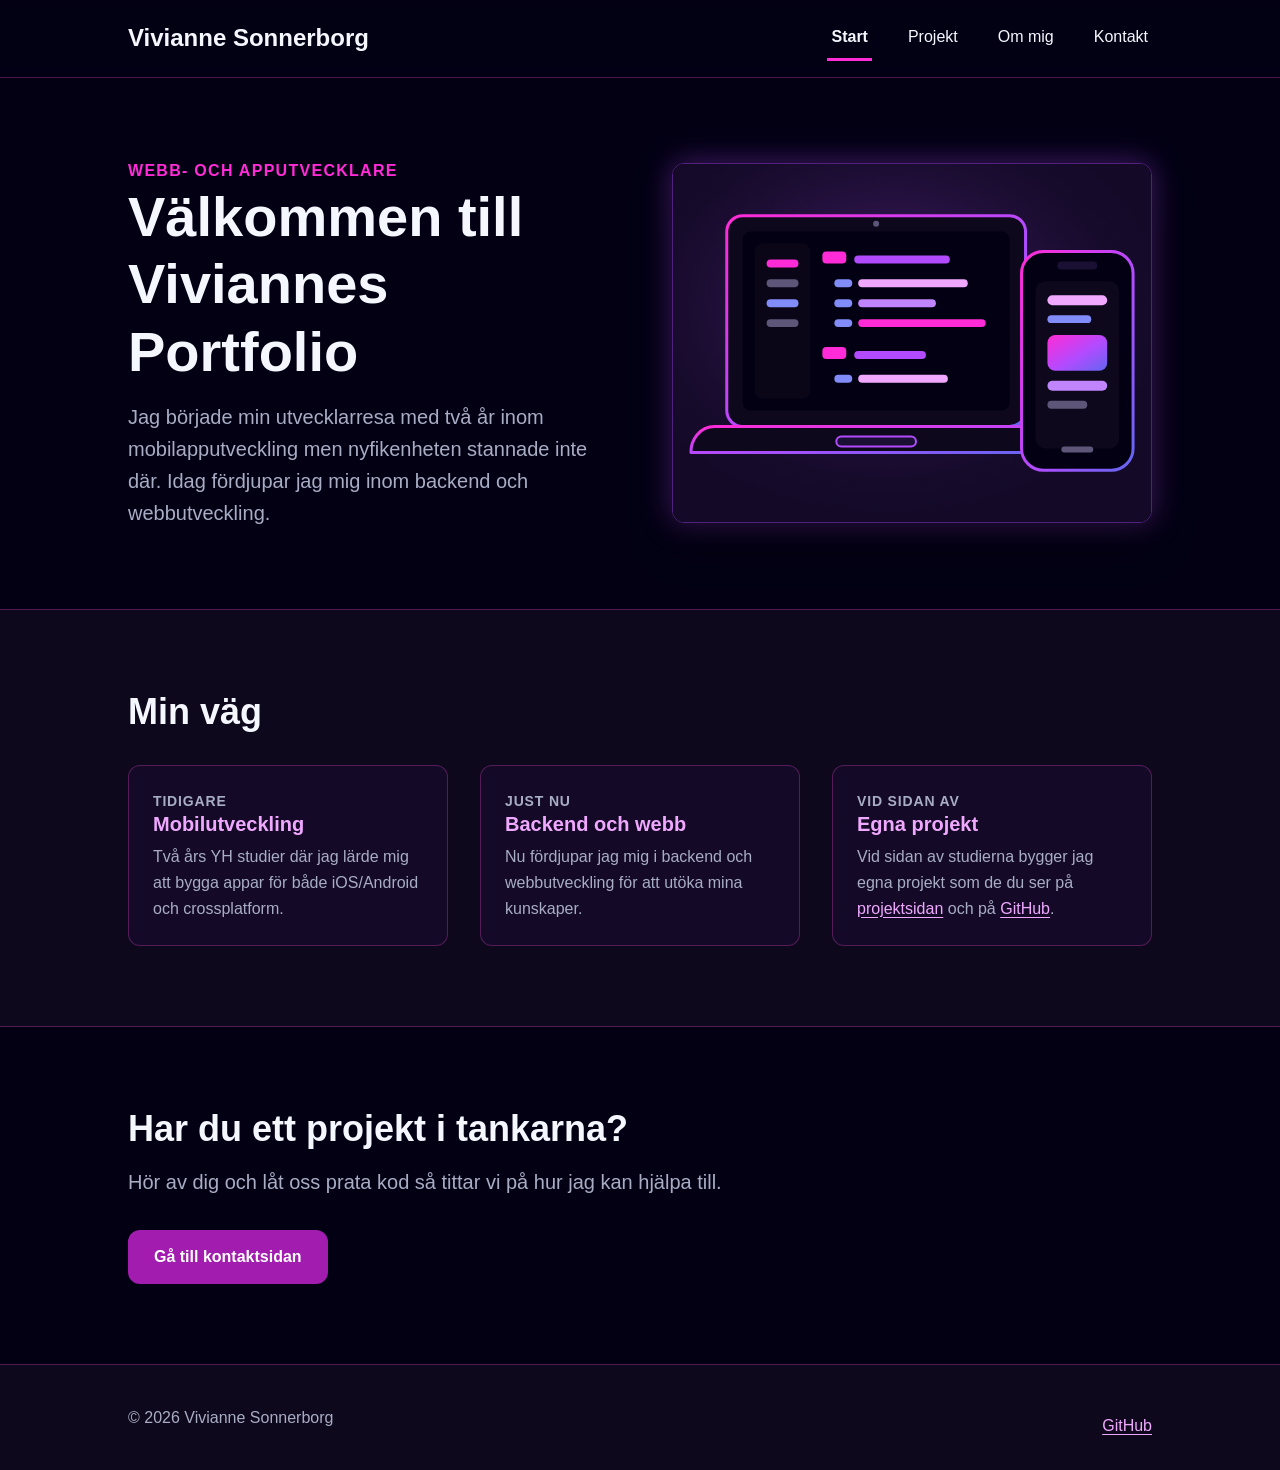
<file: index.html>
<!DOCTYPE html>
<html lang="sv">
<head>
  <meta charset="utf-8">
  <meta name="viewport" content="width=device-width, initial-scale=1">
  <title>Vivianne Sonnerborg | Webb- och apputvecklare i Göteborg</title>
  <meta name="description" content="Portfolio för Vivianne Sonnerborg, webb- och apputvecklare i Göteborg. Webbplatser, webbappar och mobilappar från design till lansering.">
  <link rel="icon" href="assets/images/favicon.svg" type="image/svg+xml">
  <!-- Fyra CSS-filer. Brytpunkter: 480, 768, 1024, 1280. Mobil-först. -->
  <link rel="stylesheet" href="css/styles.css">
</head>
<body>
  <!-- Flexbox i layout.css. Samma meny på alla sidor. -->
  <header class="site-header">
    <div class="container header-bar">
      <a class="site-logo" href="index.html">Vivianne Sonnerborg</a>
      <nav class="nav" aria-label="Huvudmeny">
        <ul class="nav-list">
          <li><a class="nav-link" href="index.html" aria-current="page">Start</a></li>
          <li><a class="nav-link" href="projects.html">Projekt</a></li>
          <li><a class="nav-link" href="about.html">Om mig</a></li>
          <li><a class="nav-link" href="contact.html">Kontakt</a></li>
        </ul>
      </nav>
    </div>
  </header>

  <main id="main">
    <!-- Flexbox i components.css. Hero blir två kolumner från 768px. -->
    <section class="section" aria-labelledby="hero-title">
      <div class="container hero">
        <div class="hero-text">
          <p class="hero-label">Webb- och apputvecklare</p>
          <!-- En h1 per sida. h2 och h3 kommer under. -->
          <h1 id="hero-title">Välkommen till Viviannes Portfolio</h1>
          <p class="lead">
            Jag började min utvecklarresa med två år inom mobilapputveckling men nyfikenheten stannade inte där. Idag fördjupar jag mig inom backend och webbutveckling.
          </p>
        </div>
        <figure class="hero-figure">
          <img
            class="hero-image"
            src="assets/images/hero.svg"
            width="480"
            height="360"
            alt="Laptop med kod i editorn och en mobil med en app bredvid">
        </figure>
      </div>
    </section>

    <section class="section alt-section" aria-labelledby="path-title">
      <div class="container">
        <!-- Flexbox. Tre kort: kolumn på mobil, rad från 768px. -->
        <h2 id="path-title">Min väg</h2>
        <div class="steps">
          <article class="card">
            <p class="step-label">Tidigare</p>
            <h3>Mobilutveckling</h3>
            <p>
              Två års YH studier där jag lärde mig att bygga appar för både iOS/Android och crossplatform.
            </p>
          </article>
          <article class="card">
            <p class="step-label">Just nu</p>
            <h3>Backend och webb</h3>
            <p>
              Nu fördjupar jag mig i backend och webbutveckling för att utöka mina kunskaper.
            </p>
          </article>
          <article class="card">
            <p class="step-label">Vid sidan av</p>
            <h3>Egna projekt</h3>
            <p>
              Vid sidan av studierna bygger jag egna projekt som de du ser på
              <a href="projects.html">projektsidan</a>
              och på
              <a href="https://github.com/Vivianne-S">GitHub</a>.
            </p>
          </article>
        </div>
      </div>
    </section>

    <section class="section" aria-labelledby="cta-title">
      <div class="container">
        <h2 id="cta-title">Har du ett projekt i tankarna?</h2>
        <p class="lead">Hör av dig och låt oss prata kod så tittar vi på hur jag kan hjälpa till.</p>
        <div class="button-group">
          <a class="button" href="contact.html">Gå till kontaktsidan</a>
        </div>
      </div>
    </section>
  </main>

  <footer class="site-footer">
    <div class="container footer-bar">
      <p>&copy; 2026 Vivianne Sonnerborg</p>
      <p>
        <a href="https://github.com/Vivianne-S">GitHub</a>
      </p>
    </div>
  </footer>
</body>
</html>
</file>
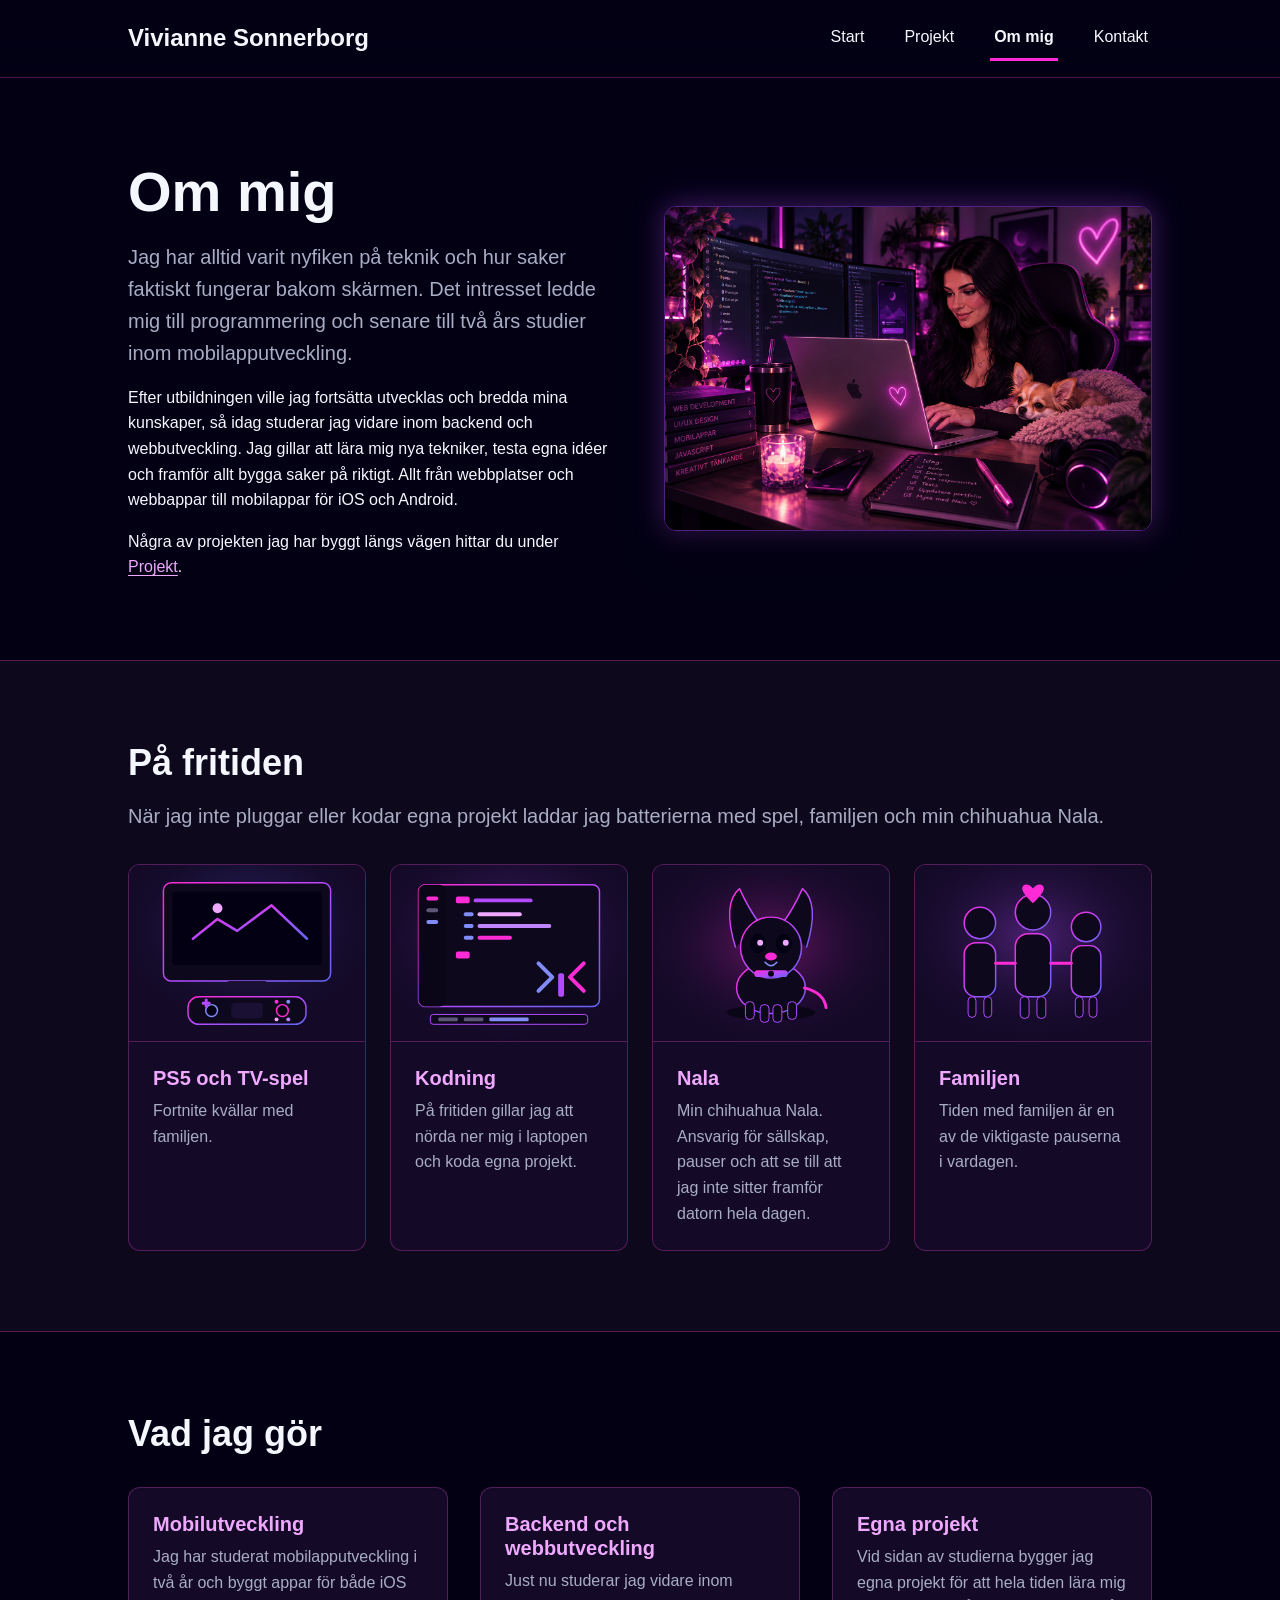
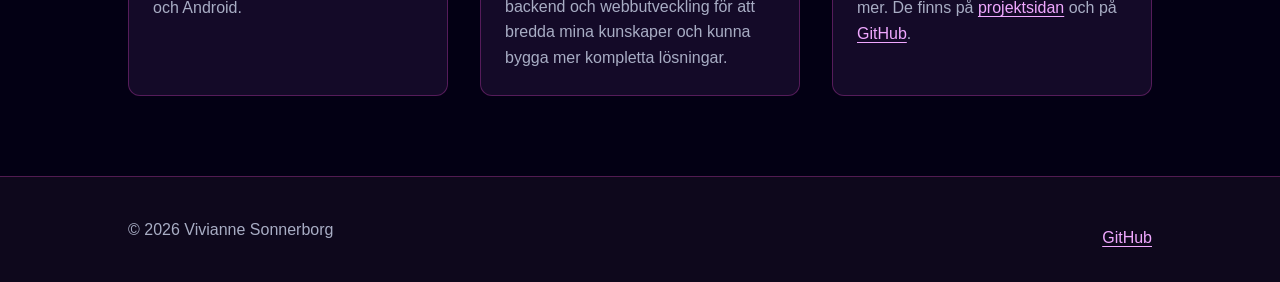
<file: about.html>
<!DOCTYPE html>
<html lang="sv">
<head>
  <meta charset="utf-8">
  <meta name="viewport" content="width=device-width, initial-scale=1">
  <title>Om mig | Vivianne Sonnerborg</title>
  <meta name="description" content="Om Vivianne Sonnerborg, webb- och apputvecklare baserad i Göteborg.">
  <link rel="icon" href="assets/images/favicon.svg" type="image/svg+xml">
  <link rel="stylesheet" href="css/styles.css">
</head>
<body>
  <header class="site-header">
    <div class="container header-bar">
      <a class="site-logo" href="index.html">Vivianne Sonnerborg</a>
      <nav class="nav" aria-label="Huvudmeny">
        <ul class="nav-list">
          <li><a class="nav-link" href="index.html">Start</a></li>
          <li><a class="nav-link" href="projects.html">Projekt</a></li>
          <li><a class="nav-link" href="about.html" aria-current="page">Om mig</a></li>
          <li><a class="nav-link" href="contact.html">Kontakt</a></li>
        </ul>
      </nav>
    </div>
  </header>

  <main id="main">
    <section class="section" aria-labelledby="about-title">
      <!-- Flexbox. Text och foto bredvid varandra från 768px. -->
      <div class="container about">
        <div class="about-text">
          <h1 id="about-title">Om mig</h1>
          <p class="lead">
            Jag har alltid varit nyfiken på teknik och hur saker faktiskt fungerar
            bakom skärmen. Det intresset ledde mig till programmering och senare
            till två års studier inom mobilapputveckling.
          </p>
          <p>
            Efter utbildningen ville jag fortsätta utvecklas och bredda mina
            kunskaper, så idag studerar jag vidare inom backend och webbutveckling.
            Jag gillar att lära mig nya tekniker, testa egna idéer och framför allt
            bygga saker på riktigt. Allt från webbplatser och webbappar till
            mobilappar för iOS och Android.
          </p>
          <p>
            Några av projekten jag har byggt längs vägen hittar du under
            <a href="projects.html">Projekt</a>.
          </p>
        </div>
        <figure class="about-figure">
          <img
            class="about-image"
            src="assets/images/vivvi-coding.png"
            width="1536"
            height="1024"
            alt="Kvinna som kodar vid en laptop, med chihuahuan Nala på en kudde bredvid">
        </figure>
      </div>
    </section>

    <section class="section alt-section" aria-labelledby="hobbies-title">
      <div class="container">
        <h2 id="hobbies-title">På fritiden</h2>
        <p class="lead">
          När jag inte pluggar eller kodar egna projekt laddar jag batterierna
          med spel, familjen och min chihuahua Nala.
        </p>
        <!-- Flexbox. Hobbykort: 1 på mobil, 2 från 480px, 4 från 1024px. -->
        <div class="hobbies">
          <article class="hobby">
            <img
              class="hobby-image"
              src="assets/images/hobby-gaming.svg"
              width="480"
              height="360"
              alt="TV-skärm med ett spel och en spelkontroll framför, i stil med PS5">
            <div class="hobby-text">
              <h3>PS5 och TV-spel</h3>
              <p>Fortnite kvällar med familjen.</p>
            </div>
          </article>
          <article class="hobby">
            <img
              class="hobby-image"
              src="assets/images/hobby-coding.svg"
              width="480"
              height="360"
              alt="Kodredigerare med färgade rader och stora kodparenteser">
            <div class="hobby-text">
              <h3>Kodning</h3>
              <p>
                På fritiden gillar jag att nörda ner mig i laptopen och koda egna projekt.
              </p>
            </div>
          </article>
          <article class="hobby">
            <img
              class="hobby-image"
              src="assets/images/hobby-nala.svg"
              width="480"
              height="360"
              alt="Chihuahuan Nala med stora öron, stor blick och ett rosa halsband">
            <div class="hobby-text">
              <h3>Nala</h3>
              <p>Min chihuahua Nala. Ansvarig för sällskap, pauser och att se till att jag inte sitter framför datorn hela dagen.</p>
            </div>
          </article>
          <article class="hobby">
            <img
              class="hobby-image"
              src="assets/images/hobby-family.svg"
              width="480"
              height="360"
              alt="Tre personer som står tillsammans och håller varandra i händerna">
            <div class="hobby-text">
              <h3>Familjen</h3>
              <p>Tiden med familjen är en av de viktigaste pauserna i vardagen.</p>
            </div>
          </article>
        </div>
      </div>
    </section>

    <section class="section" aria-labelledby="services-title">
      <div class="container">
        <h2 id="services-title">Vad jag gör</h2>
        <div class="card-list">
          <article class="card">
            <h3>Mobilutveckling</h3>
            <p>
              Jag har studerat mobilapputveckling i två år och byggt appar för både iOS och Android.
            </p>
          </article>
          <article class="card">
            <h3>Backend och webbutveckling</h3>
            <p>
              Just nu studerar jag vidare inom backend och webbutveckling för att bredda mina kunskaper och kunna bygga mer kompletta lösningar.
            </p>
          </article>
          <article class="card">
            <h3>Egna projekt</h3>
            <p>
              Vid sidan av studierna bygger jag egna projekt för att hela tiden
              lära mig mer. De finns på
              <a href="projects.html">projektsidan</a>
              och på
              <a href="https://github.com/Vivianne-S">GitHub</a>.
            </p>
          </article>
        </div>
      </div>
    </section>
  </main>

  <footer class="site-footer">
    <div class="container footer-bar">
      <p>&copy; 2026 Vivianne Sonnerborg</p>
      <p>
        <a href="https://github.com/Vivianne-S">GitHub</a>
      </p>
    </div>
  </footer>
</body>
</html>
</file>
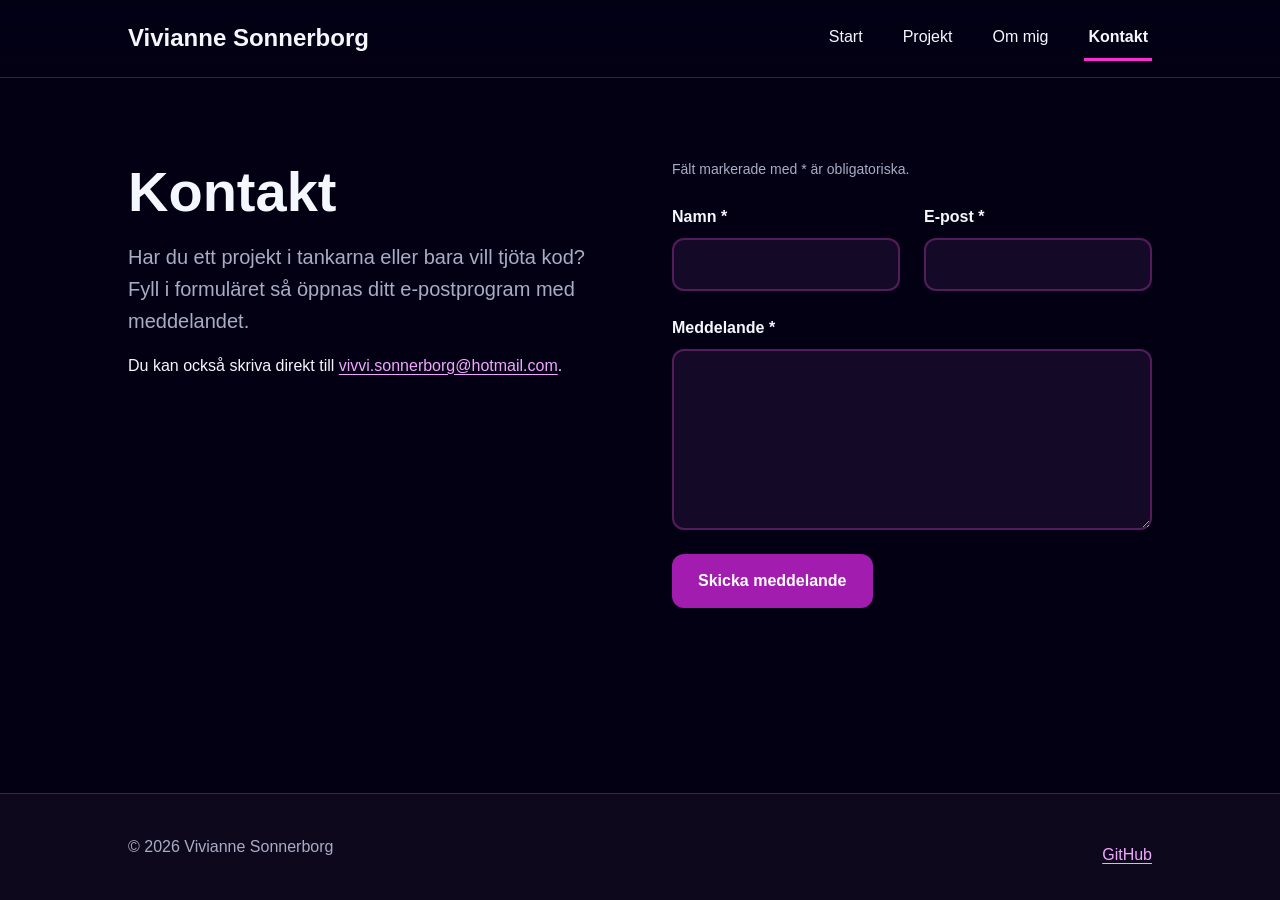
<file: contact.html>
<!DOCTYPE html>
<html lang="sv">
<head>
  <meta charset="utf-8">
  <meta name="viewport" content="width=device-width, initial-scale=1">
  <title>Kontakt | Vivianne Sonnerborg</title>
  <meta name="description" content="Kontakta Vivianne Sonnerborg om webb- eller appprojekt.">
  <link rel="icon" href="assets/images/favicon.svg" type="image/svg+xml">
  <link rel="stylesheet" href="css/styles.css">
</head>
<body>
  <header class="site-header">
    <div class="container header-bar">
      <a class="site-logo" href="index.html">Vivianne Sonnerborg</a>
      <nav class="nav" aria-label="Huvudmeny">
        <ul class="nav-list">
          <li><a class="nav-link" href="index.html">Start</a></li>
          <li><a class="nav-link" href="projects.html">Projekt</a></li>
          <li><a class="nav-link" href="about.html">Om mig</a></li>
          <li><a class="nav-link" href="contact.html" aria-current="page">Kontakt</a></li>
        </ul>
      </nav>
    </div>
  </header>

  <main id="main">
    <section class="section" aria-labelledby="contact-title">
      <!-- Flexbox. Från 768px: text till vänster, formulär till höger. -->
      <div class="container contact">
        <div class="contact-intro">
          <h1 id="contact-title">Kontakt</h1>
          <p class="lead">
            Har du ett projekt i tankarna eller bara vill tjöta kod? Fyll i
            formuläret så öppnas ditt e-postprogram med meddelandet.
          </p>
          <p>
            Du kan också skriva direkt till
            <a href="mailto:vivvi.sonnerborg@hotmail.com">vivvi.sonnerborg@hotmail.com</a>.
          </p>
        </div>

        <form
          class="form"
          action="mailto:vivvi.sonnerborg@hotmail.com"
          method="post"
          enctype="text/plain">
          <p class="form-hint">Fält markerade med * är obligatoriska.</p>

          <!-- Flexbox. Namn och e-post på samma rad från 768px. label + for/id. -->
          <div class="form-row">
            <div class="form-field">
              <label class="form-label" for="name">Namn *</label>
              <input
                class="form-input"
                id="name"
                name="Namn"
                type="text"
                autocomplete="name"
                required>
            </div>
            <div class="form-field">
              <label class="form-label" for="email">E-post *</label>
              <input
                class="form-input"
                id="email"
                name="E-post"
                type="email"
                autocomplete="email"
                required>
            </div>
          </div>

          <div class="form-field">
            <label class="form-label" for="message">Meddelande *</label>
            <textarea
              class="form-textarea"
              id="message"
              name="Meddelande"
              rows="6"
              required></textarea>
          </div>

          <div>
            <button class="button" type="submit">Skicka meddelande</button>
          </div>
        </form>
      </div>
    </section>
  </main>

  <footer class="site-footer">
    <div class="container footer-bar">
      <p>&copy; 2026 Vivianne Sonnerborg</p>
      <p>
        <a href="https://github.com/Vivianne-S">GitHub</a>
      </p>
    </div>
  </footer>
</body>
</html>
</file>
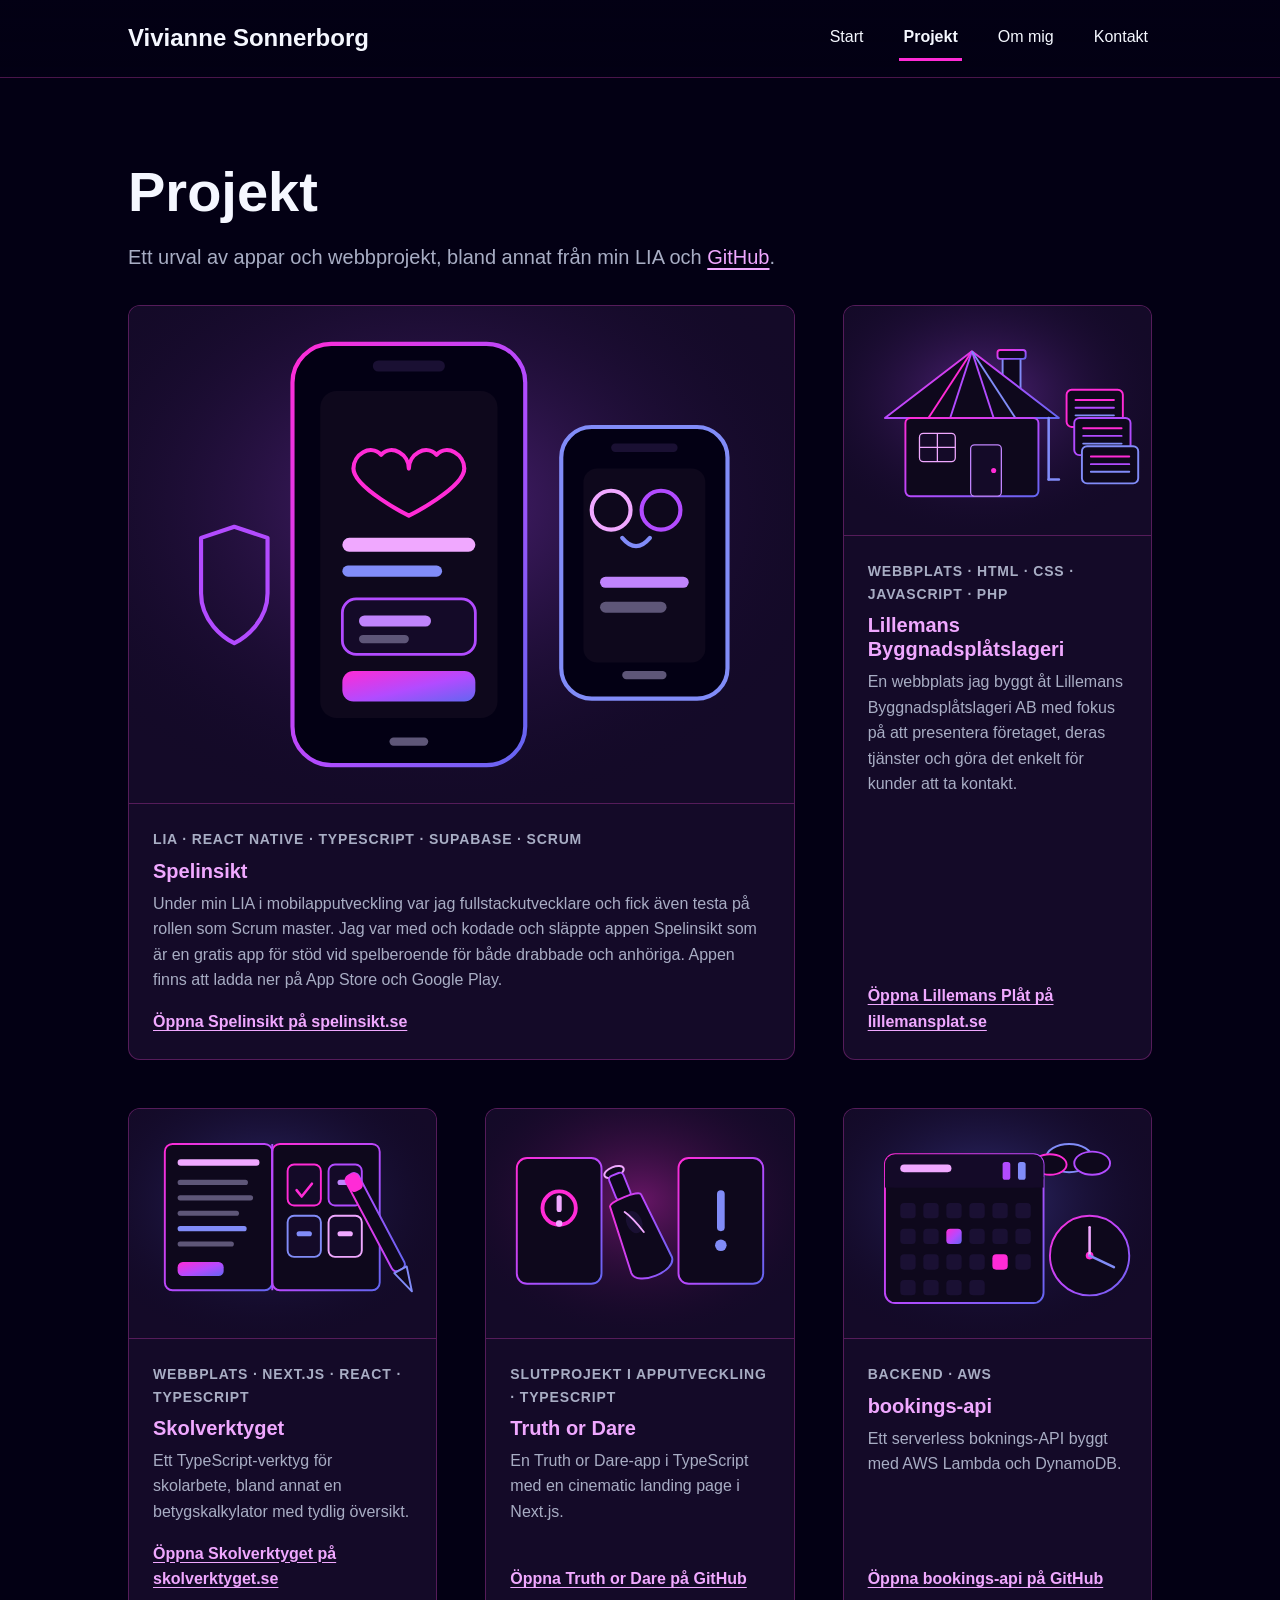
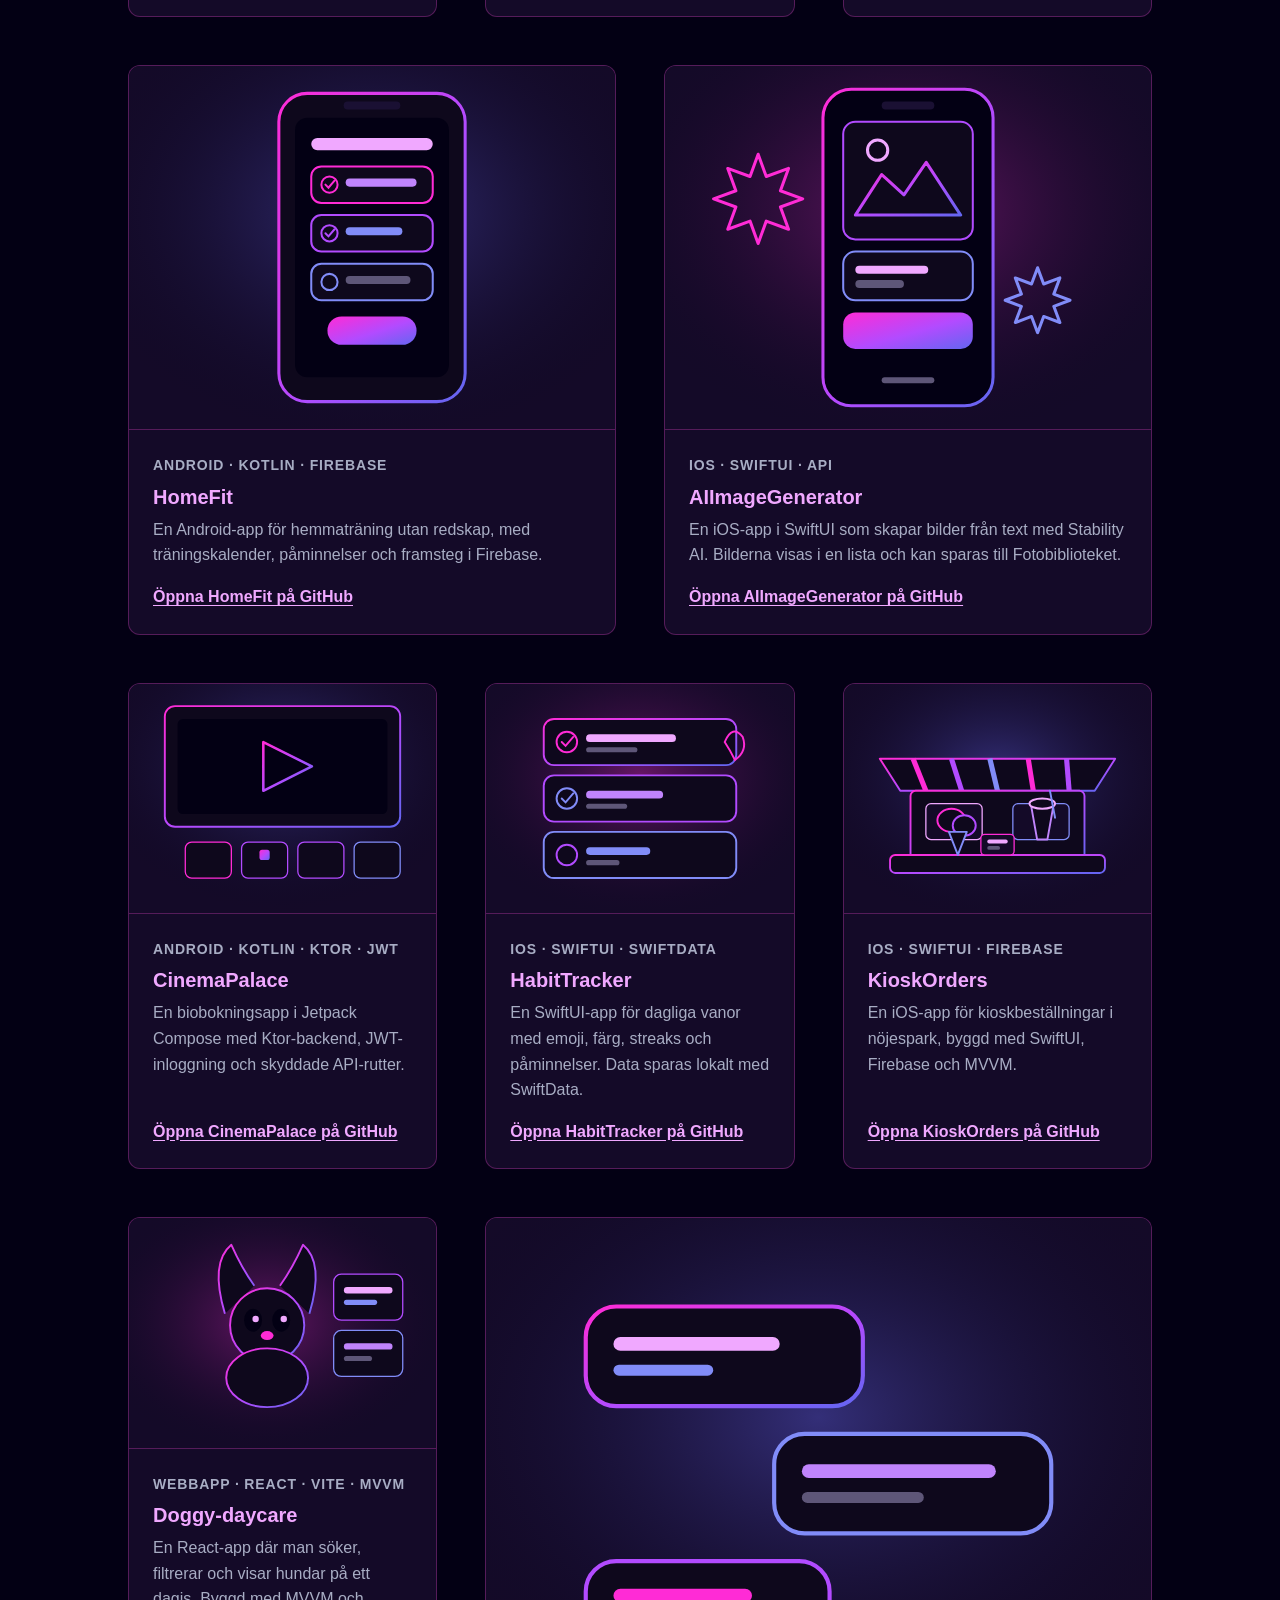
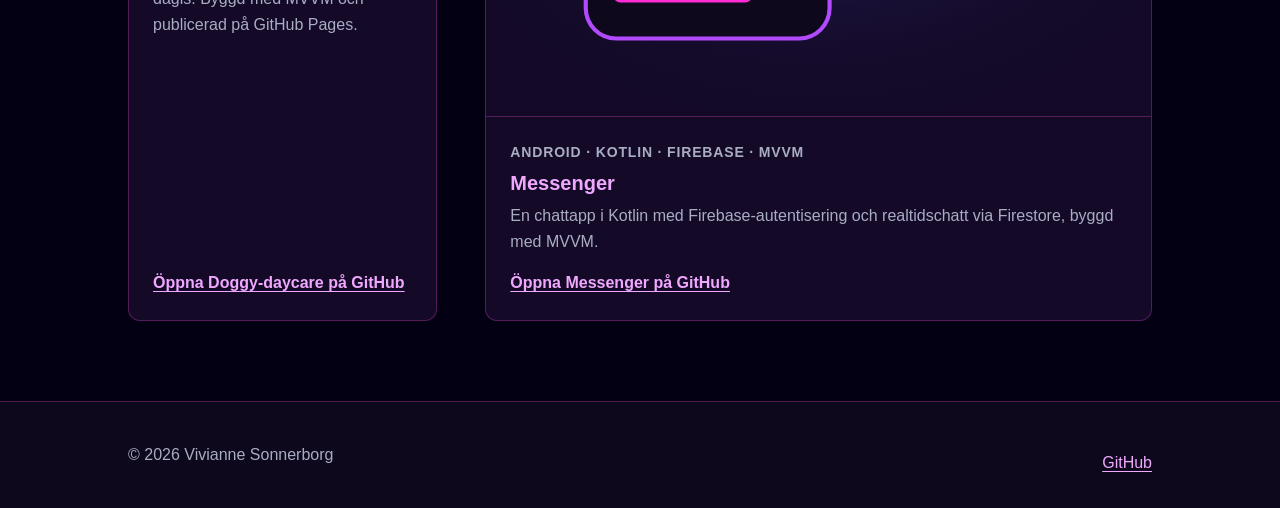
<file: projects.html>
<!DOCTYPE html>
<html lang="sv">
<head>
  <meta charset="utf-8">
  <meta name="viewport" content="width=device-width, initial-scale=1">
  <title>Projekt | Vivianne Sonnerborg</title>
  <meta name="description" content="Utvalda webb- och appprojekt av Vivianne Sonnerborg.">
  <link rel="icon" href="assets/images/favicon.svg" type="image/svg+xml">
  <!-- CSS Grid för korten ligger i components.css, class projects. -->
  <link rel="stylesheet" href="css/styles.css">
</head>
<body>
  <!-- Flexbox-meny, samma som på de andra sidorna. -->
  <header class="site-header">
    <div class="container header-bar">
      <a class="site-logo" href="index.html">Vivianne Sonnerborg</a>
      <nav class="nav" aria-label="Huvudmeny">
        <ul class="nav-list">
          <li><a class="nav-link" href="index.html">Start</a></li>
          <li><a class="nav-link" href="projects.html" aria-current="page">Projekt</a></li>
          <li><a class="nav-link" href="about.html">Om mig</a></li>
          <li><a class="nav-link" href="contact.html">Kontakt</a></li>
        </ul>
      </nav>
    </div>
  </header>

  <main id="main">
    <section class="section" aria-labelledby="projects-title">
      <div class="container">
        <!-- h1 för sidan. Varje projekt har h2. -->
        <h1 id="projects-title">Projekt</h1>
        <p class="lead">
          Ett urval av appar och webbprojekt, bland annat från min LIA och
          <a href="https://github.com/Vivianne-S">GitHub</a>.
        </p>

        <!-- CSS Grid för projektkorten. -->
        <div class="projects">
          <article class="project featured-project">
            <img
              class="project-image"
              src="assets/images/project-spelinsikt.svg"
              width="480"
              height="360"
              alt="Två mobiler: en med hjärta och stödverktyg, en med två personer för anhöriga">
            <div class="project-text">
              <p class="project-label">LIA · React Native · TypeScript · Supabase · Scrum</p>
              <h2>Spelinsikt</h2>
              <p>
                Under min LIA i mobilapputveckling var jag fullstackutvecklare
                och fick även testa på rollen som Scrum master. Jag var med och kodade och släppte appen Spelinsikt som är
                en gratis app för stöd vid spelberoende för både drabbade och
                anhöriga. Appen finns att ladda ner på App Store och Google Play.
              </p>
              <a class="project-link" href="https://spelinsikt.se/">Öppna Spelinsikt på spelinsikt.se</a>
            </div>
          </article>

          <article class="project">
            <img
              class="project-image"
              src="assets/images/project-plats.svg"
              width="480"
              height="360"
              alt="Hus med plåttak, stuprör och staplade plåtskivor">
            <div class="project-text">
              <p class="project-label">Webbplats · HTML · CSS · JavaScript · PHP</p>
              <h2>Lillemans Byggnadsplåtslageri</h2>
              <p>
                En webbplats jag byggt åt Lillemans Byggnadsplåtslageri AB med fokus på att presentera företaget, deras tjänster och göra det enkelt för kunder att ta kontakt.
              </p>
              <a class="project-link" href="https://www.lillemansplat.se">Öppna Lillemans Plåt på lillemansplat.se</a>
            </div>
          </article>

          <article class="project">
            <img
              class="project-image"
              src="assets/images/project-skola.svg"
              width="480"
              height="360"
              alt="Öppen anteckningsbok med betygsrutor och en penna">
            <div class="project-text">
              <p class="project-label">Webbplats · Next.js · React · TypeScript</p>
              <h2>Skolverktyget</h2>
              <p>
                Ett TypeScript-verktyg för skolarbete, bland annat en
                betygskalkylator med tydlig översikt.
              </p>
              <a class="project-link" href="https://www.skolverktyget.se">Öppna Skolverktyget på skolverktyget.se</a>
            </div>
          </article>

          <article class="project">
            <img
              class="project-image"
              src="assets/images/project-tod.svg"
              width="480"
              height="360"
              alt="Två spelkort med frågetecken och utropstecken, och en flaska emellan">
            <div class="project-text">
              <p class="project-label">Slutprojekt i Apputveckling · TypeScript</p>
              <h2>Truth or Dare</h2>
              <p>
                En Truth or Dare-app i TypeScript med en cinematic landing page
                i Next.js.
              </p>
              <a class="project-link" href="https://github.com/Vivianne-S/TruthOrDare">Öppna Truth or Dare på GitHub</a>
            </div>
          </article>

          <article class="project">
            <img
              class="project-image"
              src="assets/images/project-booking.svg"
              width="480"
              height="360"
              alt="Kalender med bokade tider, en klocka och ett moln">
            <div class="project-text">
              <p class="project-label">Backend · AWS</p>
              <h2>bookings-api</h2>
              <p>
                Ett serverless boknings-API byggt med AWS Lambda och DynamoDB.
              </p>
              <a class="project-link" href="https://github.com/Vivianne-S/bookings-api">Öppna bookings-api på GitHub</a>
            </div>
          </article>

          <article class="project mid-project">
            <img
              class="project-image"
              src="assets/images/project-homefit.svg"
              width="480"
              height="360"
              alt="Mobil med en träningslista och en startknapp">
            <div class="project-text">
              <p class="project-label">Android · Kotlin · Firebase</p>
              <h2>HomeFit</h2>
              <p>
                En Android-app för hemmaträning utan redskap, med träningskalender,
                påminnelser och framsteg i Firebase.
              </p>
              <a class="project-link" href="https://github.com/Vivianne-S/HomeFit">Öppna HomeFit på GitHub</a>
            </div>
          </article>

          <article class="project mid-project">
            <img
              class="project-image"
              src="assets/images/project-aiimage.svg"
              width="480"
              height="360"
              alt="Mobil som visar en AI-genererad bild, ett textfält och en generera-knapp">
            <div class="project-text">
              <p class="project-label">iOS · SwiftUI · API</p>
              <h2>AIImageGenerator</h2>
              <p>
                En iOS-app i SwiftUI som skapar bilder från text med Stability AI.
                Bilderna visas i en lista och kan sparas till Fotobiblioteket.
              </p>
              <a class="project-link" href="https://github.com/Vivianne-S/AIImageGenerator">Öppna AIImageGenerator på GitHub</a>
            </div>
          </article>

          <article class="project">
            <img
              class="project-image"
              src="assets/images/project-cinema.svg"
              width="480"
              height="360"
              alt="Biosalong med duk, play-knapp och stolsrad">
            <div class="project-text">
              <p class="project-label">Android · Kotlin · Ktor · JWT</p>
              <h2>CinemaPalace</h2>
              <p>
                En biobokningsapp i Jetpack Compose med Ktor-backend, JWT-inloggning
                och skyddade API-rutter.
              </p>
              <a class="project-link" href="https://github.com/Vivianne-S/CinemaPalace">Öppna CinemaPalace på GitHub</a>
            </div>
          </article>

          <article class="project">
            <img
              class="project-image"
              src="assets/images/project-habit.svg"
              width="480"
              height="360"
              alt="Lista med vanor, bockade rader och en streak-låga">
            <div class="project-text">
              <p class="project-label">iOS · SwiftUI · SwiftData</p>
              <h2>HabitTracker</h2>
              <p>
                En SwiftUI-app för dagliga vanor med emoji, färg, streaks och
                påminnelser. Data sparas lokalt med SwiftData.
              </p>
              <a class="project-link" href="https://github.com/Vivianne-S/HabitTracker">Öppna HabitTracker på GitHub</a>
            </div>
          </article>

          <article class="project">
            <img
              class="project-image"
              src="assets/images/project-kiosk.svg"
              width="480"
              height="360"
              alt="Kiosk med randigt tak, glass, läsk och en beställningslapp">
            <div class="project-text">
              <p class="project-label">iOS · SwiftUI · Firebase</p>
              <h2>KioskOrders</h2>
              <p>
                En iOS-app för kioskbeställningar i nöjespark, byggd med
                SwiftUI, Firebase och MVVM.
              </p>
              <a class="project-link" href="https://github.com/Vivianne-S/KioskOrders">Öppna KioskOrders på GitHub</a>
            </div>
          </article>

          <article class="project">
            <img
              class="project-image"
              src="assets/images/project-doggy.svg"
              width="480"
              height="360"
              alt="Hund och två kort med hunduppgifter">
            <div class="project-text">
              <p class="project-label">Webbapp · React · Vite · MVVM</p>
              <h2>Doggy-daycare</h2>
              <p>
                En React-app där man söker, filtrerar och visar hundar på ett
                dagis. Byggd med MVVM och publicerad på GitHub Pages.
              </p>
              <a class="project-link" href="https://github.com/Vivianne-S/Doggy-daycare">Öppna Doggy-daycare på GitHub</a>
            </div>
          </article>

          <article class="project wide-project">
            <img
              class="project-image"
              src="assets/images/project-messenger.svg"
              width="480"
              height="360"
              alt="Chattbubblor som växlar mellan två sidor">
            <div class="project-text">
              <p class="project-label">Android · Kotlin · Firebase · MVVM</p>
              <h2>Messenger</h2>
              <p>
                En chattapp i Kotlin med Firebase-autentisering och realtidschatt
                via Firestore, byggd med MVVM.
              </p>
              <a class="project-link" href="https://github.com/Vivianne-S/Messenger">Öppna Messenger på GitHub</a>
            </div>
          </article>
        </div>
      </div>
    </section>
  </main>

  <footer class="site-footer">
    <div class="container footer-bar">
      <p>&copy; 2026 Vivianne Sonnerborg</p>
      <p>
        <a href="https://github.com/Vivianne-S">GitHub</a>
      </p>
    </div>
  </footer>
</body>
</html>
</file>
<file: css/styles.css>
/* Samlar de fyra stilmallarna. HTML länkar bara den här filen. */
@import url("variables.css");
@import url("base.css");
@import url("layout.css");
@import url("components.css");
</file>
